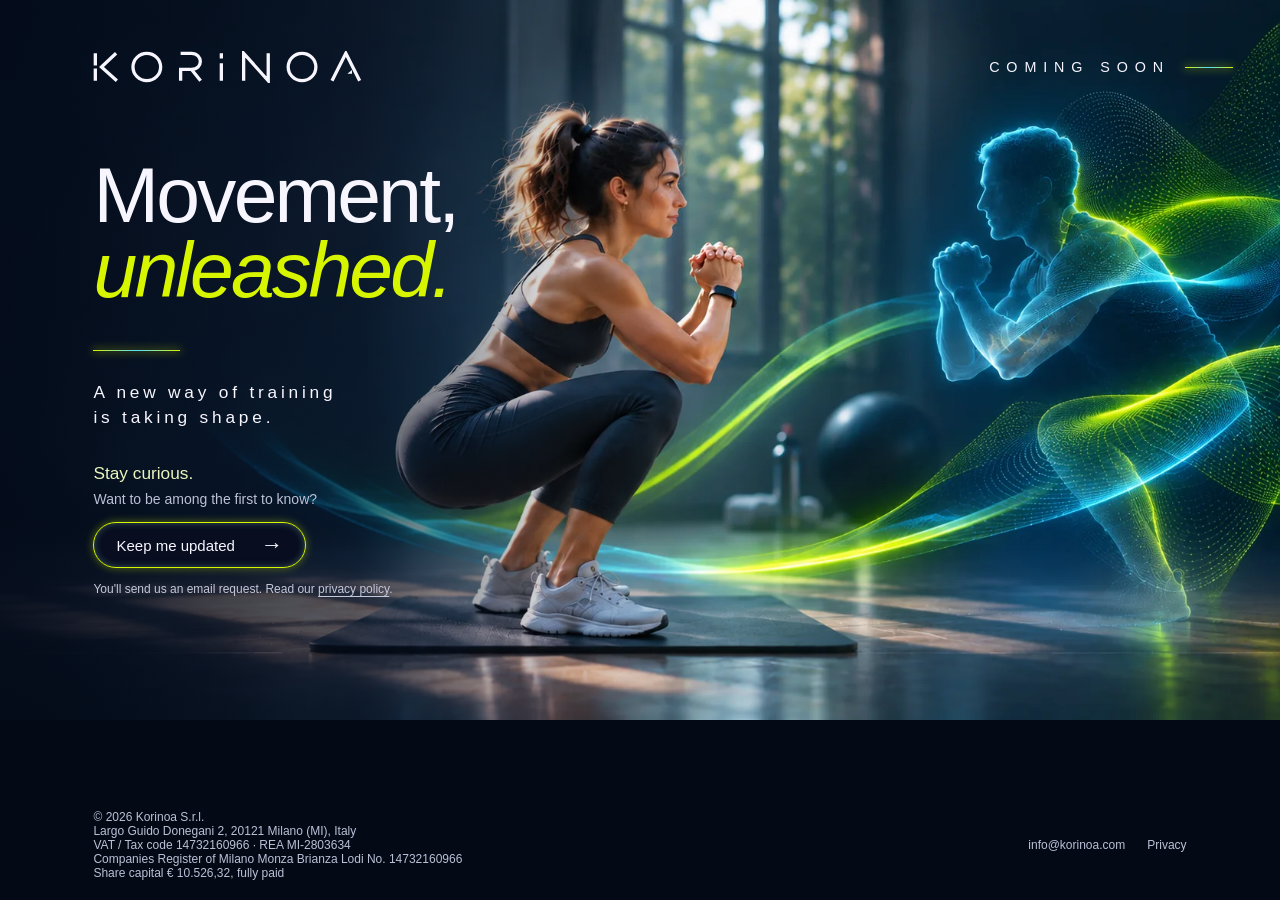
<file: index.html>
<!doctype html>
<html lang="en">
<head>
  <meta charset="utf-8">
  <meta name="viewport" content="width=device-width, initial-scale=1">
  <meta name="theme-color" content="#040916">
  <meta name="description" content="Korinoa. Movement, unleashed. Something new is taking shape.">
  <meta property="og:title" content="Korinoa — Movement, unleashed.">
  <meta property="og:description" content="Something new is taking shape. Stay curious.">
  <meta property="og:type" content="website">
  <title>Korinoa — Movement, unleashed.</title>
  <link rel="icon" href="assets/favicon.svg" type="image/svg+xml">
  <link rel="stylesheet" href="styles.css">
</head>
<body>
  <main class="site-shell">
    <header class="topbar">
      <a class="wordmark" href="index.html"><img src="assets/wordmark.svg" width="350" height="42" alt="KORINOA"></a>
      <span class="coming-soon">COMING SOON <i aria-hidden="true"></i></span>
    </header>
    <section class="hero" aria-labelledby="hero-title">
      <div class="hero-copy">
        <h1 id="hero-title"><span>Movement,</span><em>unleashed.</em></h1>
        <div class="light-stroke" aria-hidden="true"></div>
        <p class="subtitle">A new way of training is taking shape.</p>
        <div class="subscribe">
          <p class="curious">Stay curious.</p>
          <p class="invitation">Want to be among the first to know?</p>
          <a class="cta" href="mailto:info@korinoa.com?subject=Korinoa%20%E2%80%94%20Keep%20me%20updated&amp;body=I%20would%20like%20to%20receive%20email%20updates%20about%20Korinoa%20and%20its%20launch.%20I%20understand%20I%20can%20withdraw%20my%20request%20at%20any%20time%20by%20email.">
            <span>Keep me updated</span><span class="arrow" aria-hidden="true">→</span>
          </a>
          <p class="privacy-note">You'll send us an email request. Read our <a href="privacy.html">privacy policy</a>.</p>
        </div>
      </div>
    </section>
    <footer class="footer">
      <span>© <span id="year">2026</span> Korinoa S.r.l.<br>Largo Guido Donegani 2, 20121 Milano (MI), Italy<br>VAT / Tax code 14732160966 · REA MI-2803634<br>Companies Register of Milano Monza Brianza Lodi No. 14732160966<br>Share capital € 10.526,32, fully paid</span>
      <nav aria-label="Footer"><a href="mailto:info@korinoa.com">info@korinoa.com</a><a href="privacy.html">Privacy</a></nav>
    </footer>
  </main>
  <script src="script.js" defer></script>
</body>
</html>
</file>
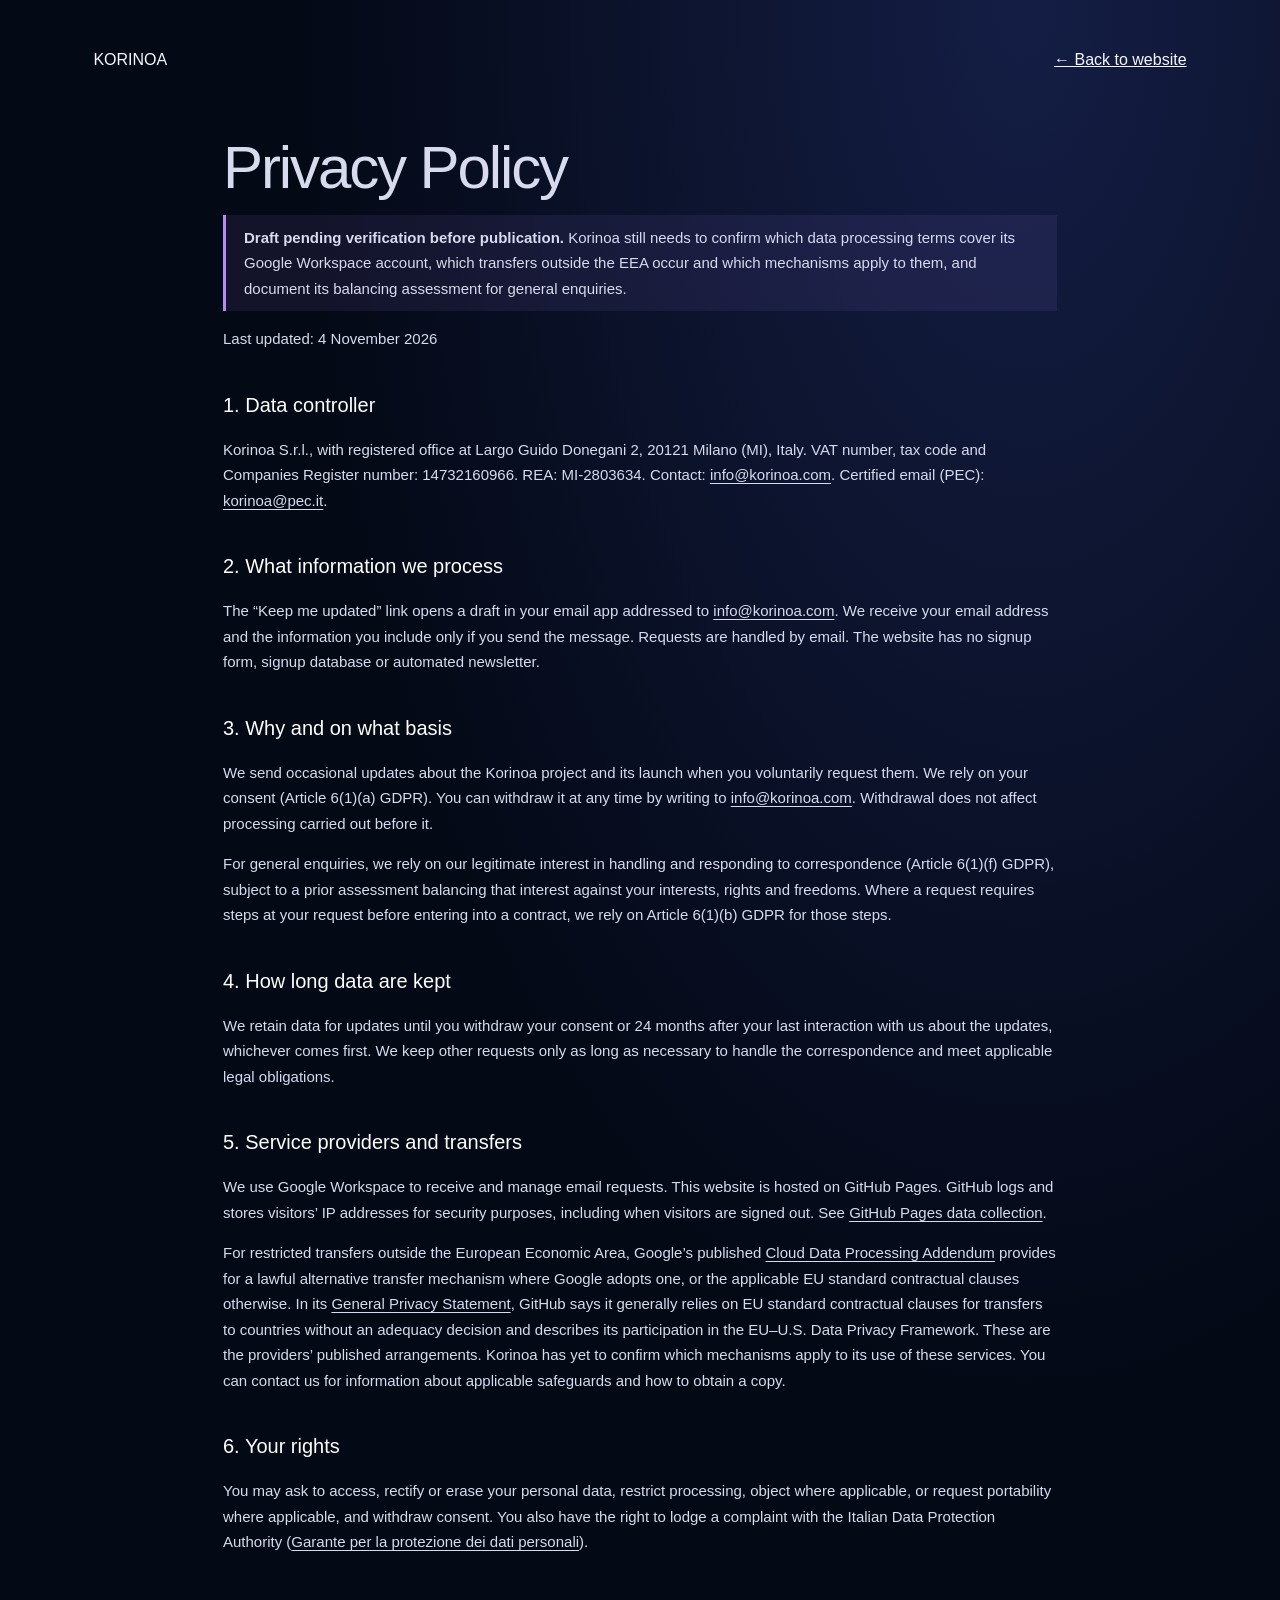
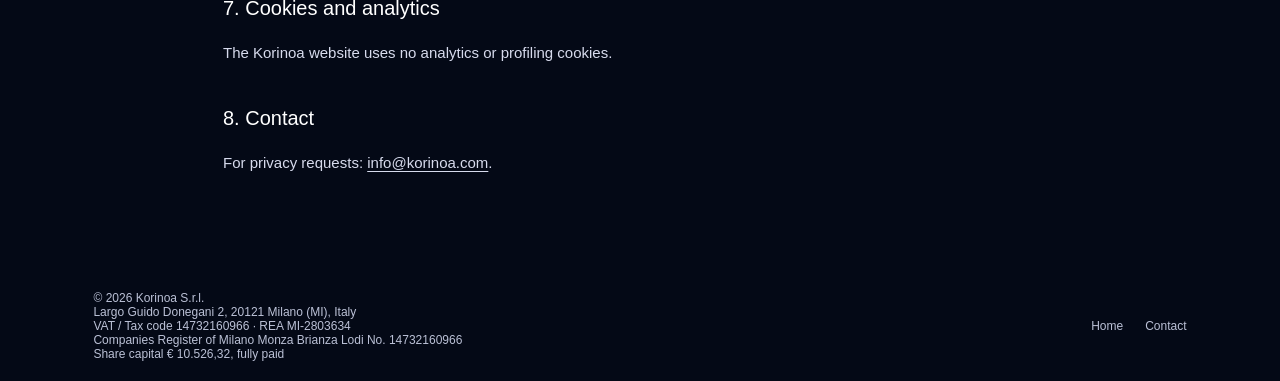
<file: privacy.html>
<!doctype html>
<html lang="en">
<head>
  <meta charset="utf-8"><meta name="viewport" content="width=device-width, initial-scale=1">
  <meta name="theme-color" content="#040916"><meta name="robots" content="noindex">
  <title>Privacy Policy — Korinoa</title><link rel="stylesheet" href="styles.css"><link rel="icon" href="assets/favicon.svg" type="image/svg+xml">
</head>
<body class="legal">
  <header class="topbar"><a class="wordmark" href="./">KORINOA</a><a href="./">← Back to website</a></header>
  <main class="legal-content">
    <h1>Privacy Policy</h1>
    <p class="notice"><strong>Draft pending verification before publication.</strong> Korinoa still needs to confirm which data processing terms cover its Google Workspace account, which transfers outside the EEA occur and which mechanisms apply to them, and document its balancing assessment for general enquiries.</p>
    <p>Last updated: 4 November 2026</p>
    <h2>1. Data controller</h2>
    <p>Korinoa S.r.l., with registered office at Largo Guido Donegani 2, 20121 Milano (MI), Italy. VAT number, tax code and Companies Register number: 14732160966. REA: MI-2803634. Contact: <a href="mailto:info@korinoa.com">info@korinoa.com</a>. Certified email (PEC): <a href="mailto:korinoa@pec.it">korinoa@pec.it</a>.</p>
    <h2>2. What information we process</h2>
    <p>The “Keep me updated” link opens a draft in your email app addressed to <a href="mailto:info@korinoa.com">info@korinoa.com</a>. We receive your email address and the information you include only if you send the message. Requests are handled by email. The website has no signup form, signup database or automated newsletter.</p>
    <h2>3. Why and on what basis</h2>
    <p>We send occasional updates about the Korinoa project and its launch when you voluntarily request them. We rely on your consent (Article 6(1)(a) GDPR). You can withdraw it at any time by writing to <a href="mailto:info@korinoa.com?subject=Unsubscribe%20from%20Korinoa%20updates">info@korinoa.com</a>. Withdrawal does not affect processing carried out before it.</p>
    <p>For general enquiries, we rely on our legitimate interest in handling and responding to correspondence (Article 6(1)(f) GDPR), subject to a prior assessment balancing that interest against your interests, rights and freedoms. Where a request requires steps at your request before entering into a contract, we rely on Article 6(1)(b) GDPR for those steps.</p>
    <h2>4. How long data are kept</h2>
    <p>We retain data for updates until you withdraw your consent or 24 months after your last interaction with us about the updates, whichever comes first. We keep other requests only as long as necessary to handle the correspondence and meet applicable legal obligations.</p>
    <h2>5. Service providers and transfers</h2>
    <p>We use Google Workspace to receive and manage email requests. This website is hosted on GitHub Pages. GitHub logs and stores visitors’ IP addresses for security purposes, including when visitors are signed out. See <a href="https://docs.github.com/en/pages/getting-started-with-github-pages/what-is-github-pages#data-collection">GitHub Pages data collection</a>.</p>
    <p>For restricted transfers outside the European Economic Area, Google’s published <a href="https://workspace.google.com/terms/dpa_terms.html">Cloud Data Processing Addendum</a> provides for a lawful alternative transfer mechanism where Google adopts one, or the applicable EU standard contractual clauses otherwise. In its <a href="https://docs.github.com/en/site-policy/privacy-policies/github-general-privacy-statement#international-data-transfers">General Privacy Statement</a>, GitHub says it generally relies on EU standard contractual clauses for transfers to countries without an adequacy decision and describes its participation in the EU–U.S. Data Privacy Framework. These are the providers’ published arrangements. Korinoa has yet to confirm which mechanisms apply to its use of these services. You can contact us for information about applicable safeguards and how to obtain a copy.</p>
    <h2>6. Your rights</h2>
    <p>You may ask to access, rectify or erase your personal data, restrict processing, object where applicable, or request portability where applicable, and withdraw consent. You also have the right to lodge a complaint with the Italian Data Protection Authority (<a href="https://www.garanteprivacy.it/" rel="noopener noreferrer">Garante per la protezione dei dati personali</a>).</p>
    <h2>7. Cookies and analytics</h2>
    <p>The Korinoa website uses no analytics or profiling cookies.</p>
    <h2>8. Contact</h2>
    <p>For privacy requests: <a href="mailto:info@korinoa.com">info@korinoa.com</a>.</p>
  </main>
  <footer class="footer"><span>© <span id="year">2026</span> Korinoa S.r.l.<br>Largo Guido Donegani 2, 20121 Milano (MI), Italy<br>VAT / Tax code 14732160966 · REA MI-2803634<br>Companies Register of Milano Monza Brianza Lodi No. 14732160966<br>Share capital € 10.526,32, fully paid</span><nav><a href="./">Home</a><a href="mailto:info@korinoa.com">Contact</a></nav></footer>
  <script src="script.js" defer></script>
</body>
</html>
</file>
<file: styles.css>
:root {
  color-scheme: dark;
  --bg: #040916;
  --ink: #f7f6ff;
  --muted: #bbc1d6;
  --violet: #b58af7;
  --gutter: 7.3vw;
}
* { box-sizing: border-box; }
html { min-height: 100%; background: var(--bg); }
body { margin: 0; font-family: "Century Gothic", "Segoe UI", sans-serif; color: var(--ink); }
a { color: inherit; }
.site-shell {
  --violet: #d8f500;
  min-height: 100svh;
  display: flex;
  flex-direction: column;
  background: linear-gradient(90deg, rgba(4, 9, 22, .88), rgba(4, 9, 22, .65) 28%, rgba(4, 9, 22, .18) 42%, transparent 55%) center top / 100% 100% no-repeat,
    var(--bg) url("assets/hero-korinoa-lime-clean.webp") center top / 100% auto no-repeat;
}
.site-shell .coming-soon i, .site-shell .light-stroke {
  background: linear-gradient(90deg, #d8f500, #55dfff, #d8f500);
  box-shadow: 0 0 8px 1px rgba(216, 245, 0, .45);
}
.site-shell .curious { color: #eaf5be; }
.site-shell .cta {
  border-color: #d8f500;
  box-shadow: inset 0 0 7px #35535b, 0 0 9px rgba(216, 245, 0, .4);
}
.site-shell .cta:hover, .site-shell .cta:focus-visible { background: #183039; }
.site-shell :focus-visible { outline-color: #d8f500; }
.topbar, .footer {
  display: flex;
  justify-content: space-between;
  align-items: center;
  gap: 20px;
  padding-inline: var(--gutter);
}
.topbar { padding-top: 4vw; }
.site-shell .topbar { padding-right: 3.7vw; }
.wordmark { display: block; text-decoration: none; }
.wordmark img { display: block; width: clamp(140px, 21vw, 420px); height: auto; }
.coming-soon { display: flex; align-items: center; gap: 1.2vw; font-size: clamp(10px, 1.12vw, 22px); letter-spacing: .48em; white-space: nowrap; }
.coming-soon i, .light-stroke {
  display: block;
  height: 1px;
  background: linear-gradient(90deg, #b58af7, #b8d9ff, #b58af7);
  box-shadow: 0 0 8px 1px #9d72ff;
}
.coming-soon i { width: 3.7vw; }
.hero { flex: 1; padding: 5.8vw var(--gutter) 6vw; }
.hero-copy { max-width: 44vw; }
h1 { margin: 0; font-size: 6.15vw; font-weight: 300; line-height: .96; letter-spacing: -.036em; }
h1 span, h1 em { display: block; }
h1 em { color: var(--violet); font-weight: inherit; }
.light-stroke { margin: 3.2vw 0 2.25vw; width: 6.8vw; }
.subtitle { margin: 0; font-size: clamp(14px, 1.35vw, 26px); letter-spacing: .22em; line-height: 1.5; }
.site-shell .subtitle { width: 29ch; max-width: 100%; text-wrap: balance; }
.subscribe { margin-top: clamp(24px, 2.5vw, 52px); }
.curious { margin: 0 0 5px; color: #e9d8ff; font-size: clamp(17px, 1.35vw, 25px); }
.invitation { margin: 0 0 12px; color: var(--muted); font-size: 14px; line-height: 1.5; }
.cta {
  display: inline-flex;
  align-items: center;
  gap: 26px;
  min-height: 46px;
  padding: 0 22px;
  border: 1px solid #ae8cff;
  border-radius: 32px;
  background: #080d20;
  box-shadow: inset 0 0 7px #51418c, 0 0 9px #6451b6;
  font-size: clamp(15px, 1.15vw, 22px);
  text-decoration: none;
}
.cta:hover, .cta:focus-visible { background: #211a3e; }
.arrow { font-size: 22px; }
.privacy-note { margin: 12px 0 0; color: #c5c8dd; font-size: 12px; line-height: 1.6; }
.privacy-note a, .legal-content a { text-underline-offset: 3px; }
.footer { padding-block: 20px; background: var(--bg); color: var(--muted); font-size: 12px; }
.footer nav { display: flex; flex-wrap: wrap; gap: 8px 22px; }
.footer a { text-decoration: none; }
.footer a:hover { text-decoration: underline; }
:focus-visible { outline: 2px solid #d9c2ff; outline-offset: 5px; }

@media (max-width: 760px) {
  :root { --gutter: clamp(20px, 6vw, 40px); }
  .site-shell {
    --figure-height: 56.3vw;
    background-image: linear-gradient(0deg, var(--bg), transparent 34%), url("assets/hero-korinoa-lime-clean.webp");
    background-size: 100% var(--figure-height), 100% auto;
    background-position: right 64px;
  }
  .topbar, .site-shell .topbar { padding: 26px var(--gutter) 0; }
  .coming-soon { letter-spacing: .23em; gap: 8px; }
  .coming-soon i { width: 14px; }
  .hero { padding-top: calc(var(--figure-height) - 4px); padding-bottom: 32px; }
  .hero-copy { max-width: 100%; }
  h1 { font-size: clamp(43px, 12vw, 76px); }
  .light-stroke { margin: 24px 0 18px; width: 58px; }
  .subtitle { letter-spacing: .12em; }
}
@media (max-width: 440px) {
  .footer { flex-direction: column; align-items: flex-start; gap: 10px; }
}
/* Privacy page */
.legal{min-height:100svh;background:radial-gradient(ellipse at 80% 0%,#141e45,var(--bg) 50%)}
.legal .topbar{padding-bottom:36px}
.legal-content{max-width:890px;margin:0 auto;padding:26px 28px 80px;line-height:1.7;color:#d7dbed}
.legal-content h1{font-size:clamp(35px,6vw,60px);font-style:normal;letter-spacing:-.035em;margin:8px 0 18px}
.legal-content h2{font-size:20px;color:white;margin:36px 0 8px;font-weight:500}
.legal-content p,.legal-content li{font-size:15px}
.legal-content a{text-underline-offset:3px}
.legal-content .notice{border-left:3px solid var(--violet);padding:10px 18px;background:rgba(167,122,243,.09)}
</file>
